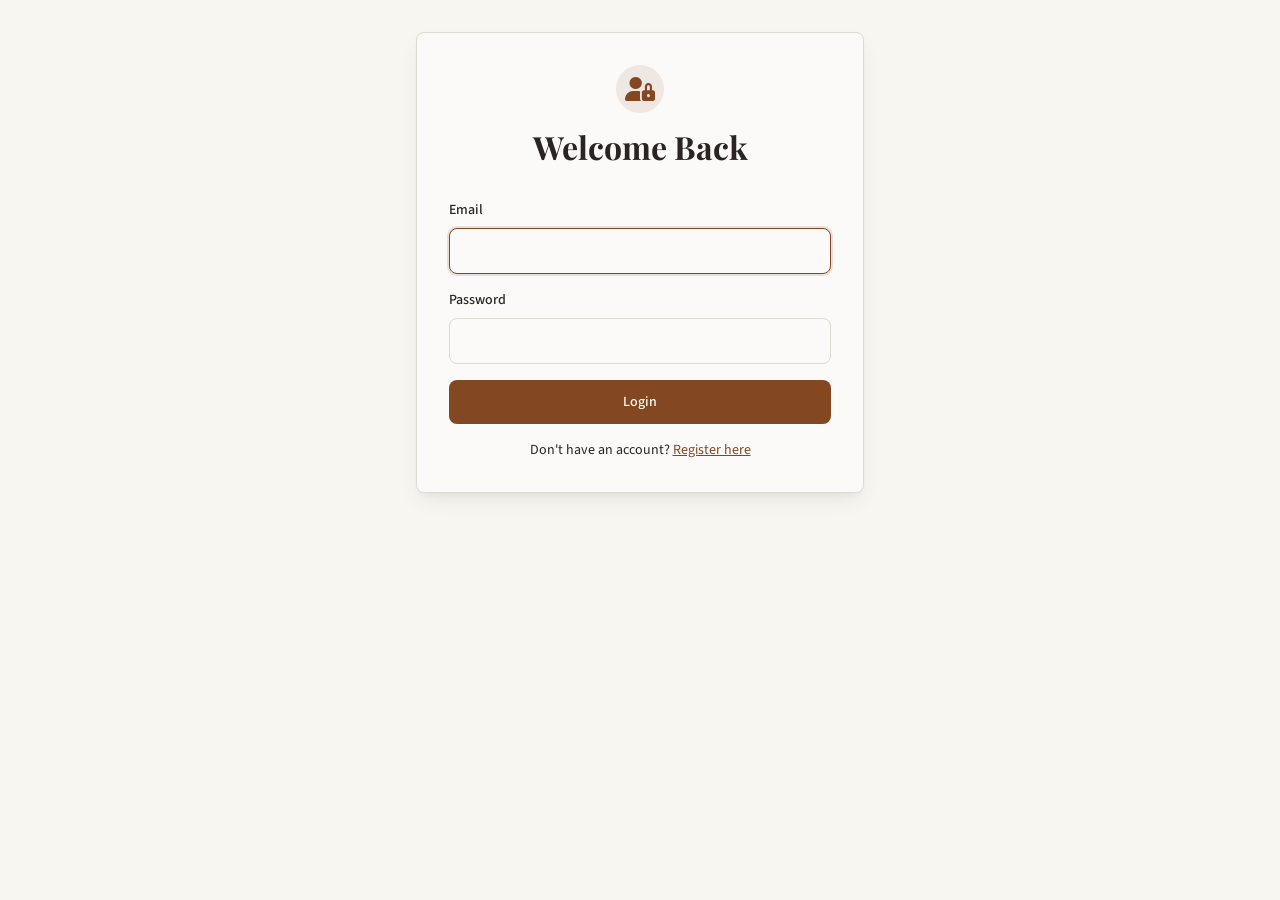
<file: book-library/src/main/resources/static/login.html>
<!DOCTYPE html>
<html lang="en">
<head>
    <meta charset="UTF-8">
    <meta name="viewport" content="width=device-width, initial-scale=1.0">
    <title>Login - Book Library</title>
    <link rel="stylesheet" href="style.css">
    <link rel="stylesheet" href="https://cdnjs.cloudflare.com/ajax/libs/font-awesome/6.0.0/css/all.min.css">
</head>
<body>
    <div class="auth-card" style="max-width: 28rem;">
        <div class="auth-header">
            <div class="auth-icon">
                <i class="fas fa-user-lock"></i>
            </div>
            <h1>Welcome Back</h1>
        </div>

        <div id="errorAlert" class="alert alert-danger">
            <span>Invalid email or password.</span>
        </div>

        <div id="logoutAlert" class="alert alert-success">
            <span>You have been logged out.</span>
        </div>

        <form action="/login" method="post">
            <div class="form-group">
                <label for="email">Email</label>
                <input id="email" name="email" type="email" required autofocus />
            </div>

            <div class="form-group">
                <label for="password">Password</label>
                <input id="password" name="password" type="password" required />
            </div>

            <button type="submit" class="btn" style="width: 100%;">Login</button>

            <div style="text-align: center; margin-top: 1rem; font-size: 0.875rem;">
                Don't have an account? <a href="register.html" style="color: var(--primary);">Register here</a>
            </div>
        </form>
    </div>

    <script src="script.js"></script>
    <script>
        const urlParams = new URLSearchParams(window.location.search);
        if (urlParams.has('error')) {
            const alert = document.getElementById('errorAlert');
            alert.style.display = 'block';
            alert.classList.add('visible');
        }
        if (urlParams.has('logout')) {
            const alert = document.getElementById('logoutAlert');
            alert.style.display = 'block';
            alert.classList.add('visible');
        }
    </script>
</body>
</html>
</file>
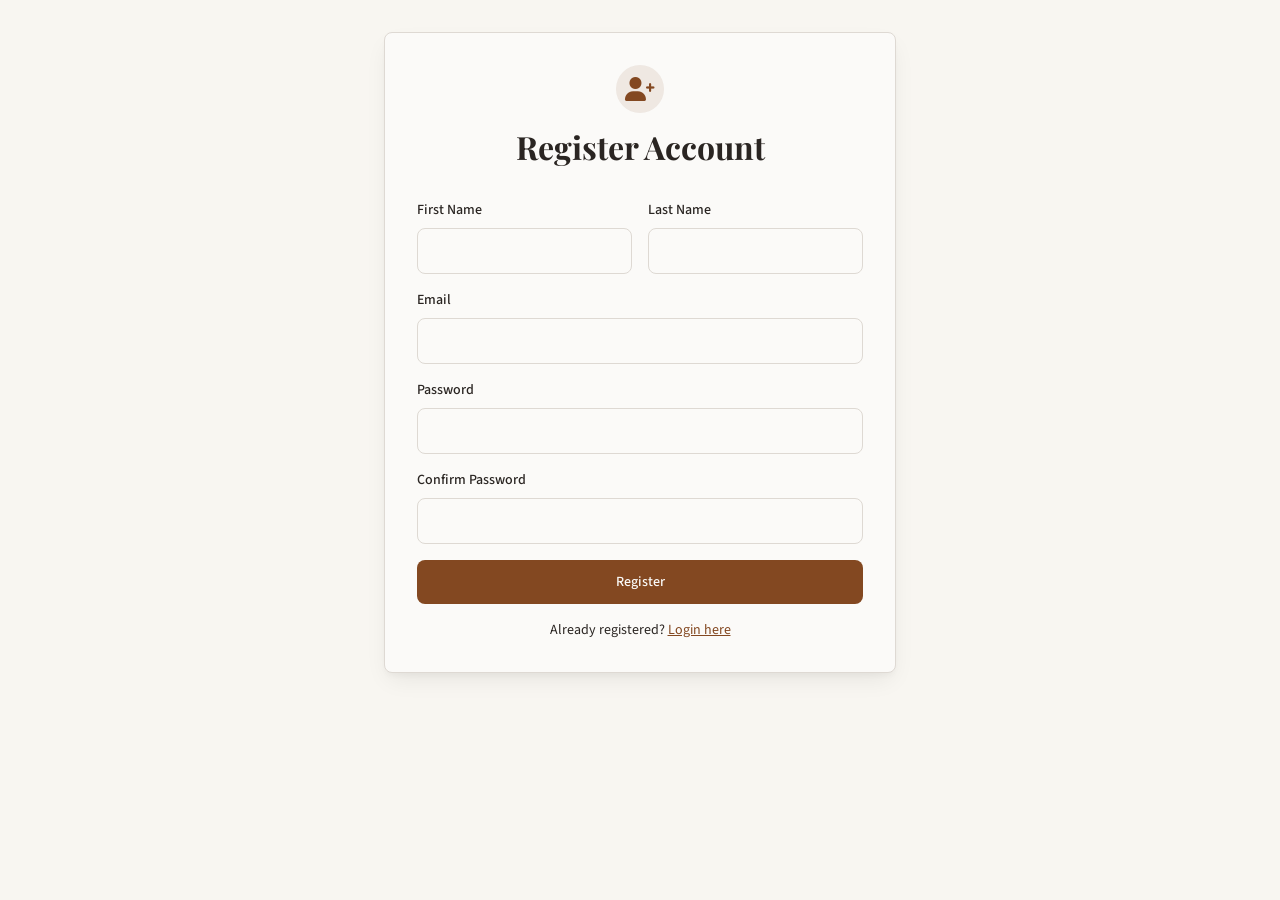
<file: book-library/src/main/resources/static/register.html>
<!DOCTYPE html>
<html lang="en">
<head>
    <meta charset="UTF-8">
    <meta name="viewport" content="width=device-width, initial-scale=1.0">
    <title>Registration - Book Library</title>
    <link rel="stylesheet" href="style.css">
    <link rel="stylesheet" href="https://cdnjs.cloudflare.com/ajax/libs/font-awesome/6.0.0/css/all.min.css">
</head>
<body>
    <div class="auth-card" style="max-width: 32rem;">
        <div class="auth-header">
            <div class="auth-icon">
                <i class="fas fa-user-plus"></i>
            </div>
            <h1>Register Account</h1>
        </div>

        <div id="successAlert" class="alert alert-success">
            <span>Registration successful! <a href="login.html">Login here</a></span>
        </div>

        <div id="errorAlert" class="alert alert-danger">
            <span></span>
        </div>

        <form id="registrationForm">
            <div style="display: grid; grid-template-columns: 1fr 1fr; gap: 1rem;">
                <div class="form-group">
                    <label for="firstName">First Name</label>
                    <input id="firstName" name="firstName" type="text" required />
                </div>
                <div class="form-group">
                    <label for="lastName">Last Name</label>
                    <input id="lastName" name="lastName" type="text" required />
                </div>
            </div>

            <div class="form-group">
                <label for="email">Email</label>
                <input id="email" name="email" type="email" required />
            </div>

            <div class="form-group">
                <label for="password">Password</label>
                <input id="password" name="password" type="password" required />
            </div>

            <div class="form-group">
                <label for="confirmPassword">Confirm Password</label>
                <input id="confirmPassword" name="confirmPassword" type="password" required />
            </div>

            <button type="submit" class="btn" style="width: 100%;">Register</button>

            <div style="text-align: center; margin-top: 1rem; font-size: 0.875rem;">
                Already registered? <a href="login.html" style="color: var(--primary);">Login here</a>
            </div>
        </form>
    </div>

    <script src="script.js"></script>
</body>
</html>
</file>
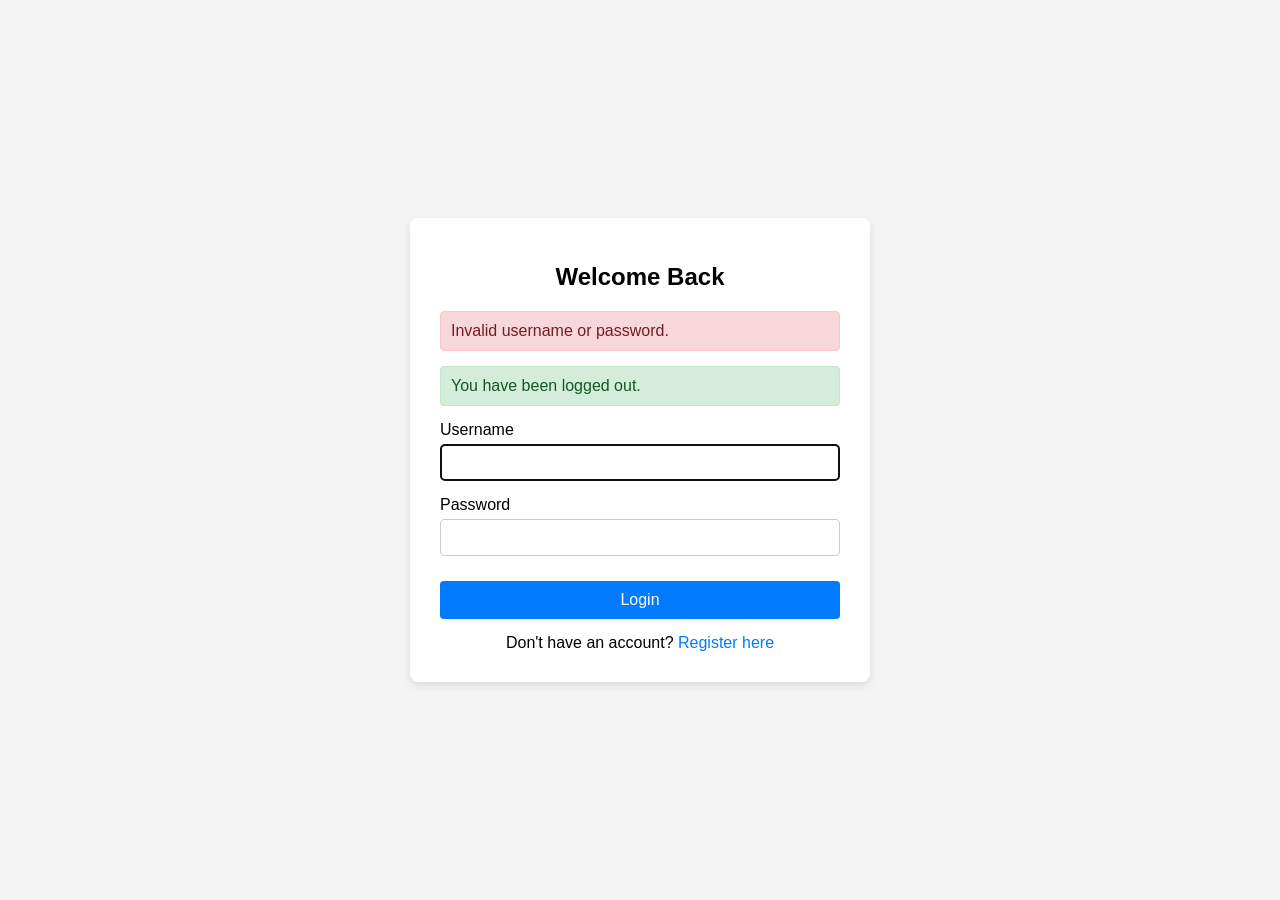
<file: book-library/src/main/resources/templates/login.html>
<!DOCTYPE html>
<html lang="en" xmlns:th="http://www.thymeleaf.org">
<head>
    <meta charset="UTF-8">
    <title>Login - Book Library</title>
    <style>
        body { font-family: Arial, sans-serif; display: flex; justify-content: center; align-items: center; height: 100vh; background-color: #f4f4f4; margin: 0; }
        .container { background-color: white; padding: 30px; border-radius: 8px; box-shadow: 0 4px 8px rgba(0,0,0,0.1); width: 100%; max-width: 400px; }
        .form-group { margin-bottom: 15px; }
        label { display: block; margin-bottom: 5px; }
        input[type="text"], input[type="password"] { width: 100%; padding: 10px; border: 1px solid #ccc; border-radius: 4px; box-sizing: border-box; }
        .btn { width: 100%; padding: 10px; background-color: #007bff; color: white; border: none; border-radius: 4px; cursor: pointer; font-size: 16px; margin-top: 10px;}
        .btn:hover { background-color: #0056b3; }
        .alert { padding: 10px; margin-bottom: 15px; border-radius: 4px; }
        .alert-success { background-color: #d4edda; color: #155724; border: 1px solid #c3e6cb; }
        .alert-danger { background-color: #f8d7da; color: #721c24; border: 1px solid #f5c6cb; }
        .text-center { text-align: center; margin-top: 15px; }
        a { color: #007bff; text-decoration: none; }
        a:hover { text-decoration: underline; }
    </style>
</head>
<body>

<div class="container">
    <h2 class="text-center">Welcome Back</h2>

    <!-- Invalid login credentials error -->
    <div th:if="${param.error}" class="alert alert-danger">
        Invalid username or password.
    </div>

    <!-- Successful logout message -->
    <div th:if="${param.logout}" class="alert alert-success">
        You have been logged out.
    </div>

    <!-- The POST path /login is automatically processed by Spring Security -->
    <form th:action="@{/login}" method="post">
        <div class="form-group">
            <label for="username">Username</label>
            <input id="username" name="username" type="text" required autofocus="autofocus" />
        </div>

        <div class="form-group">
            <label for="password">Password</label>
            <input id="password" name="password" type="password" required />
        </div>

        <div class="form-group">
            <button type="submit" class="btn">Login</button>
        </div>
        
        <div class="text-center">
            <span>Don't have an account? <a th:href="@{/register}">Register here</a></span>
        </div>
    </form>
</div>

</body>
</html>
</file>
<file: book-library/src/main/resources/static/style.css>
@import url('https://fonts.googleapis.com/css2?family=Playfair+Display:wght@400;500;600;700&family=Source+Sans+3:wght@300;400;500;600&display=swap');

*,
*::before,
*::after {
  box-sizing: border-box;
  margin: 0;
  padding: 0;
}

:root {
  --background: hsl(40, 33%, 96%);
  --foreground: hsl(24, 10%, 15%);
  --card: hsl(40, 30%, 98%);
  --card-foreground: hsl(24, 10%, 15%);
  --primary: hsl(24, 60%, 32%);
  --primary-foreground: hsl(40, 30%, 98%);
  --secondary: hsl(36, 25%, 90%);
  --secondary-foreground: hsl(24, 20%, 20%);
  --muted: hsl(36, 20%, 92%);
  --muted-foreground: hsl(24, 8%, 50%);
  --accent: hsl(36, 30%, 88%);
  --border: hsl(30, 15%, 85%);
  --input: hsl(30, 15%, 85%);
  --ring: hsl(24, 60%, 32%);
  --destructive: hsl(0, 72%, 51%);
  --destructive-foreground: hsl(0, 0%, 100%);
  --success: hsl(142, 55%, 40%);
  --success-foreground: hsl(0, 0%, 100%);
  --radius: 0.5rem;
}

body {
  font-family: 'Source Sans 3', system-ui, sans-serif;
  background-color: var(--background);
  color: var(--foreground);
  min-height: 100vh;
  display: flex;
  flex-direction: column;
  align-items: center;
  padding: 2rem;
}

/* ── Content Containers ── */
.container {
  width: 100%;
  max-width: 64rem;
  margin-top: 2rem;
}

/* ── Auth/Data Cards ── */
.auth-card, .card {
  width: 100%;
  background-color: var(--card);
  border: 1px solid var(--border);
  border-radius: var(--radius);
  padding: 2rem;
  box-shadow: 0 10px 25px -5px rgba(0, 0, 0, 0.08),
              0 4px 6px -2px rgba(0, 0, 0, 0.04);
  margin-bottom: 2rem;
}

.auth-header, .section-header {
  display: flex;
  flex-direction: column;
  align-items: center;
  gap: 0.75rem;
  margin-bottom: 2rem;
}

.auth-icon {
  width: 3rem;
  height: 3rem;
  border-radius: 50%;
  background-color: hsla(24, 60%, 32%, 0.1);
  display: flex;
  align-items: center;
  justify-content: center;
}

.auth-icon svg, .auth-icon i {
  font-size: 1.5rem;
  color: var(--primary);
}

h1, h2, h3 {
  font-family: 'Playfair Display', Georgia, serif;
  color: var(--card-foreground);
}

/* ── Form Elements ── */
.form-group {
  margin-bottom: 1rem;
}

.form-group label {
  display: block;
  font-size: 0.875rem;
  font-weight: 500;
  margin-bottom: 0.5rem;
}

.form-group input,
.form-group select,
.form-group textarea {
  width: 100%;
  padding: 0.75rem;
  font-size: 0.875rem;
  font-family: inherit;
  color: var(--foreground);
  background-color: var(--card);
  border: 1px solid var(--input);
  border-radius: var(--radius);
  outline: none;
  transition: border-color 0.15s ease, box-shadow 0.15s ease;
}

.form-group input:focus,
.form-group select:focus,
.form-group textarea:focus {
  border-color: var(--ring);
  box-shadow: 0 0 0 2px hsla(24, 60%, 32%, 0.15);
}

/* ── Buttons ── */
.btn {
  display: inline-flex;
  align-items: center;
  justify-content: center;
  padding: 0.75rem 1.5rem;
  font-size: 0.875rem;
  font-weight: 500;
  font-family: inherit;
  color: var(--primary-foreground);
  background-color: var(--primary);
  border: none;
  border-radius: var(--radius);
  cursor: pointer;
  transition: background-color 0.15s ease, transform 0.1s ease;
  text-decoration: none;
}

.btn:hover {
  background-color: hsla(24, 60%, 28%, 1);
}

.btn-outline {
  background-color: transparent;
  color: var(--foreground);
  border: 1px solid var(--input);
}

.btn-outline:hover {
  background-color: var(--accent);
}

/* ── Grids ── */
.dashboard-grid, .content-grid {
  display: grid;
  grid-template-columns: repeat(auto-fit, minmax(18rem, 1fr));
  gap: 1.5rem;
  width: 100%;
}

.stat-card {
  background-color: var(--secondary);
  padding: 1.5rem;
  border-radius: var(--radius);
  text-align: center;
}

.stat-card .value {
  font-size: 2rem;
  font-weight: 700;
  color: var(--primary);
}

/* ── Nav ── */
nav {
  width: 100%;
  max-width: 64rem;
  display: flex;
  justify-content: space-between;
  align-items: center;
  margin-bottom: 2rem;
}

.nav-links {
  display: flex;
  gap: 1rem;
  list-style: none;
}

.nav-links a {
  text-decoration: none;
  color: var(--foreground);
  font-weight: 500;
}

.nav-links a:hover {
  color: var(--primary);
}

.hidden { display: none; }
.flex-gap { display: flex; gap: 0.5rem; }

/* ── Alerts ── */
.alert {
  padding: 0.75rem 1rem;
  border-radius: var(--radius);
  font-size: 0.875rem;
  margin-bottom: 1.5rem;
  display: none;
}
.alert.visible { display: flex; align-items: center; gap: 0.5rem; }
.alert-danger { background-color: hsla(0, 72%, 51%, 0.1); color: var(--destructive); border: 1px solid var(--destructive); }
.alert-success { background-color: hsla(142, 55%, 40%, 0.1); color: var(--success); border: 1px solid var(--success); }
/* ── Badges ── */
.badge {
  padding: 0.25rem 0.5rem;
  border-radius: 9999px;
  font-size: 0.75rem;
  font-weight: 600;
}
.badge-success {
  background-color: hsla(142, 55%, 40%, 0.1);
  color: var(--success);
}
.badge-danger {
  background-color: hsla(0, 72%, 51%, 0.1);
  color: var(--destructive);
}

.btn-sm {
  padding: 0.4rem 0.8rem;
  font-size: 0.75rem;
}
</file>
